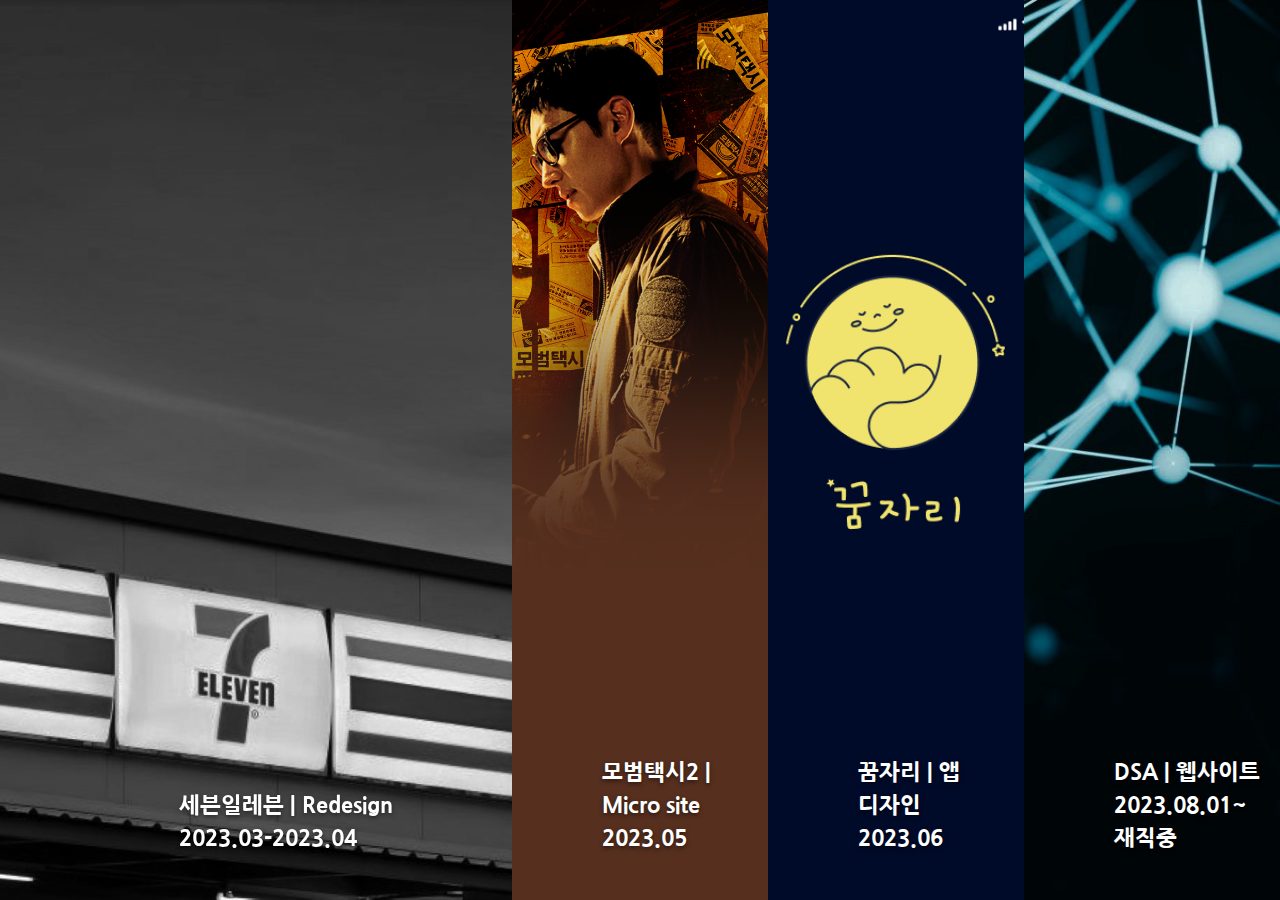
<file: index.html>
<!DOCTYPE html>
<html lang="ko">

<head>
  <meta charset="UTF-8" />
  <meta name="viewport" content="width=device-width, initial-scale=1.0" />
  <title>KIM KI YOUNG</title>
  <link rel="stylesheet" href="./css/reset.css" />
  <link rel="stylesheet" href="./css/slick.css" />
  <link rel="stylesheet" href="./css/aos.css" />
  <link rel="stylesheet" href="./css/style.css" />

  <script src="./js/jquery-3.3.1.min.js"></script>
  <script src="./js/slick.min.js"></script>
  <script src="./js/aos.js"></script>
  <script src="./js/script.js"></script>

  <!-- 파비콘 -->
  <link rel="shortcut icon" href="./img/favicon.ico" type="image/x-icon">
  <link rel="icon" href="./img/favicon.ico" type="image/x-icon">
</head>

<body>
    <section class="portfolio" id="portfolio">
        <div class="portfolio-list">
          <div class="portfolio-item item1" onclick="window.open('./seven/index.html')">
              <p>세븐일레븐 | Redesign<br>2023.03-2023.04</p>
          </div>
          <div class="portfolio-item item3" onclick="window.open('./micro/micro-taxi.html')">
            <p>모범택시2 | Micro site<br>2023.05</p>
          </div>
          <div class="portfolio-item item2" onclick="window.open('./app/app-design.html')">
              <p>꿈자리 | 앱 디자인 <br>2023.06</p>
          </div>
          <div class="portfolio-item item4" onclick="window.open('https://www.datasa.net/rainbow')">
              <p>DSA | 웹사이트<br>2023.08.01~재직중</p>
          </div>
        </div>
    </section>
  </main>
</body>
</html>
</file>
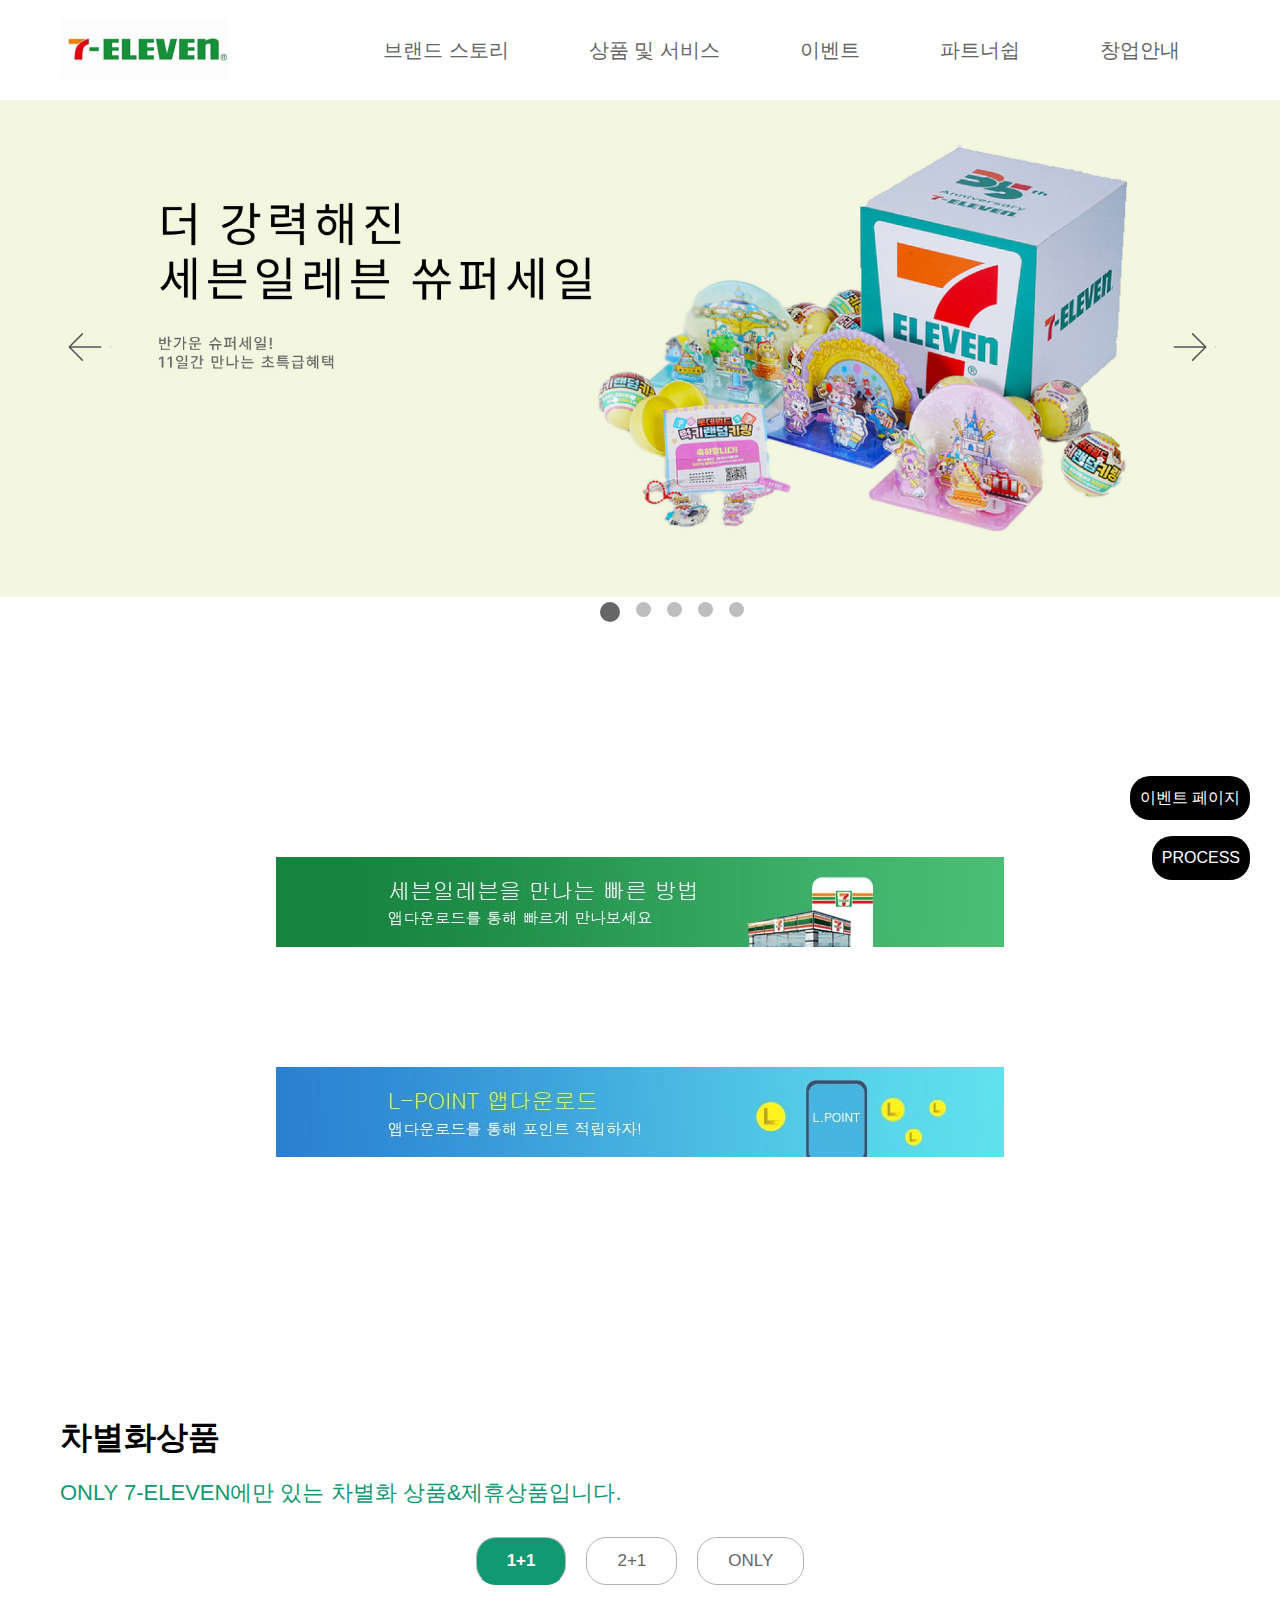
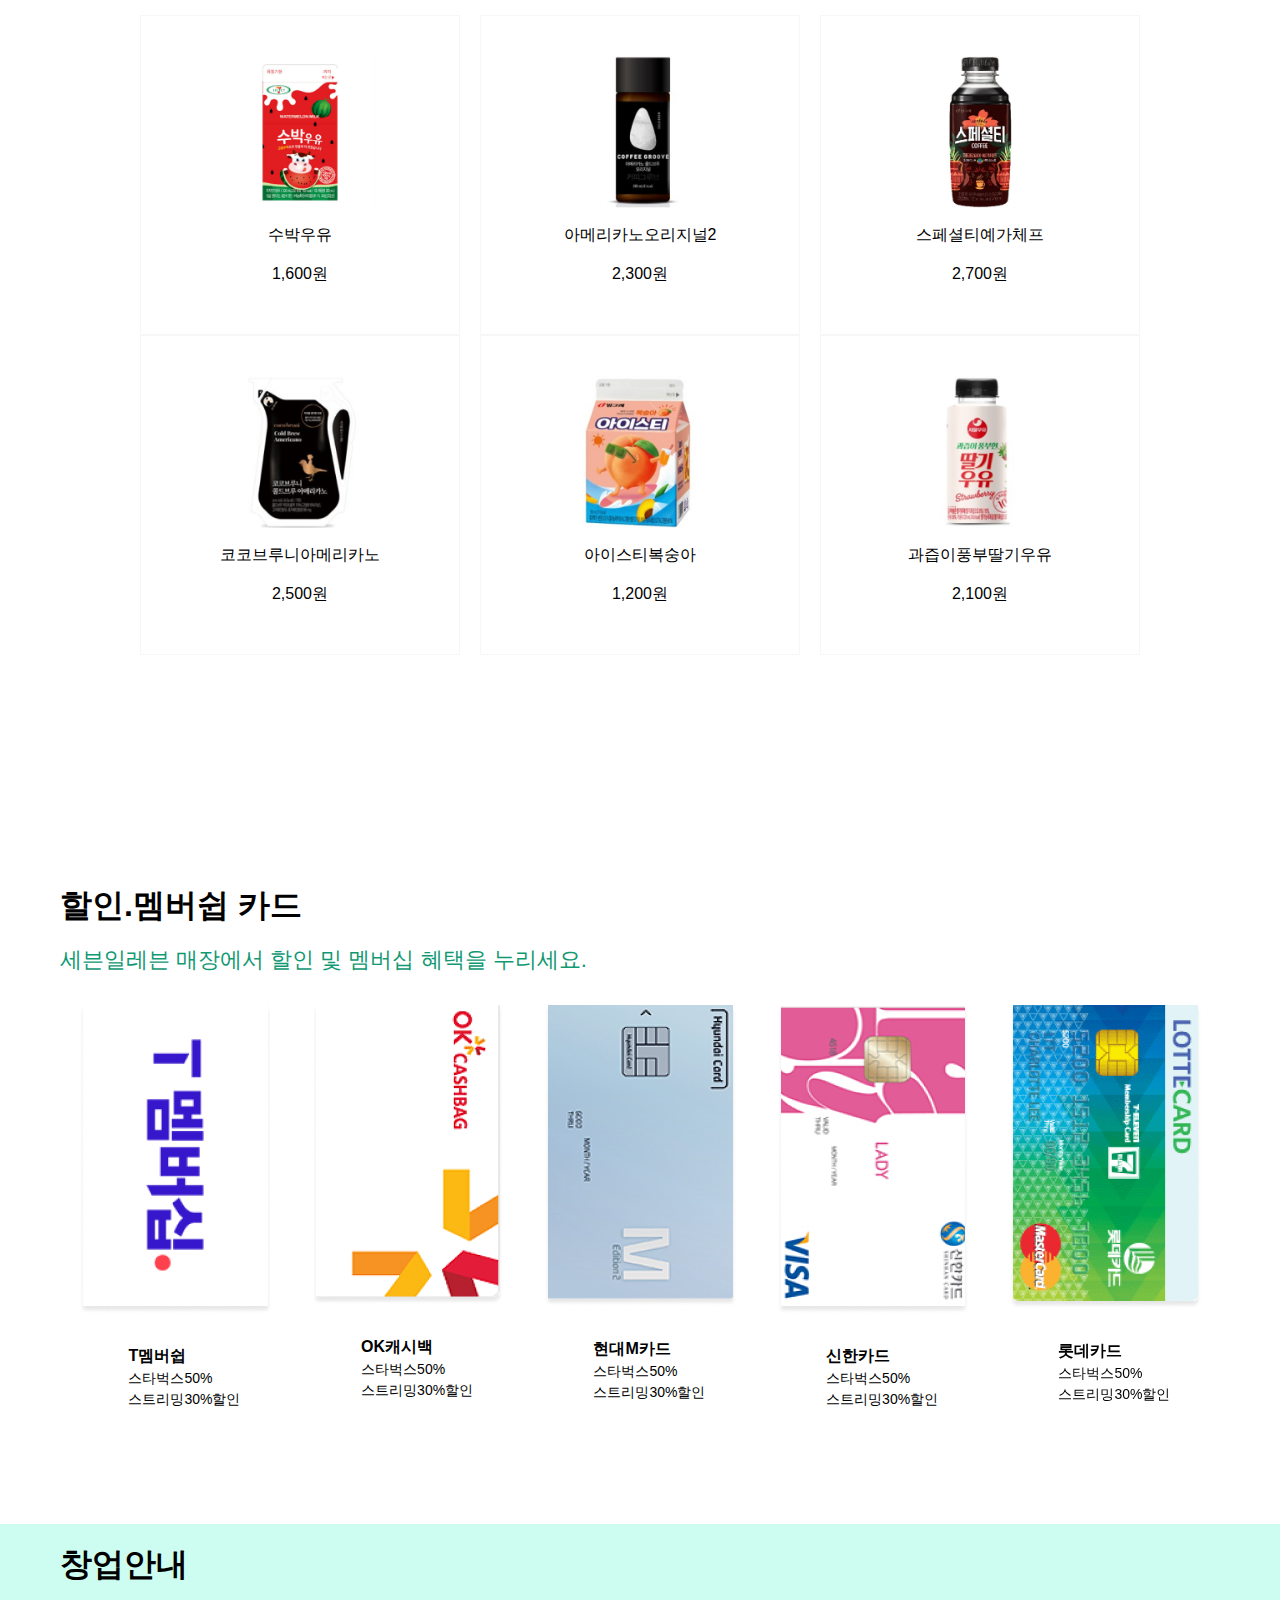
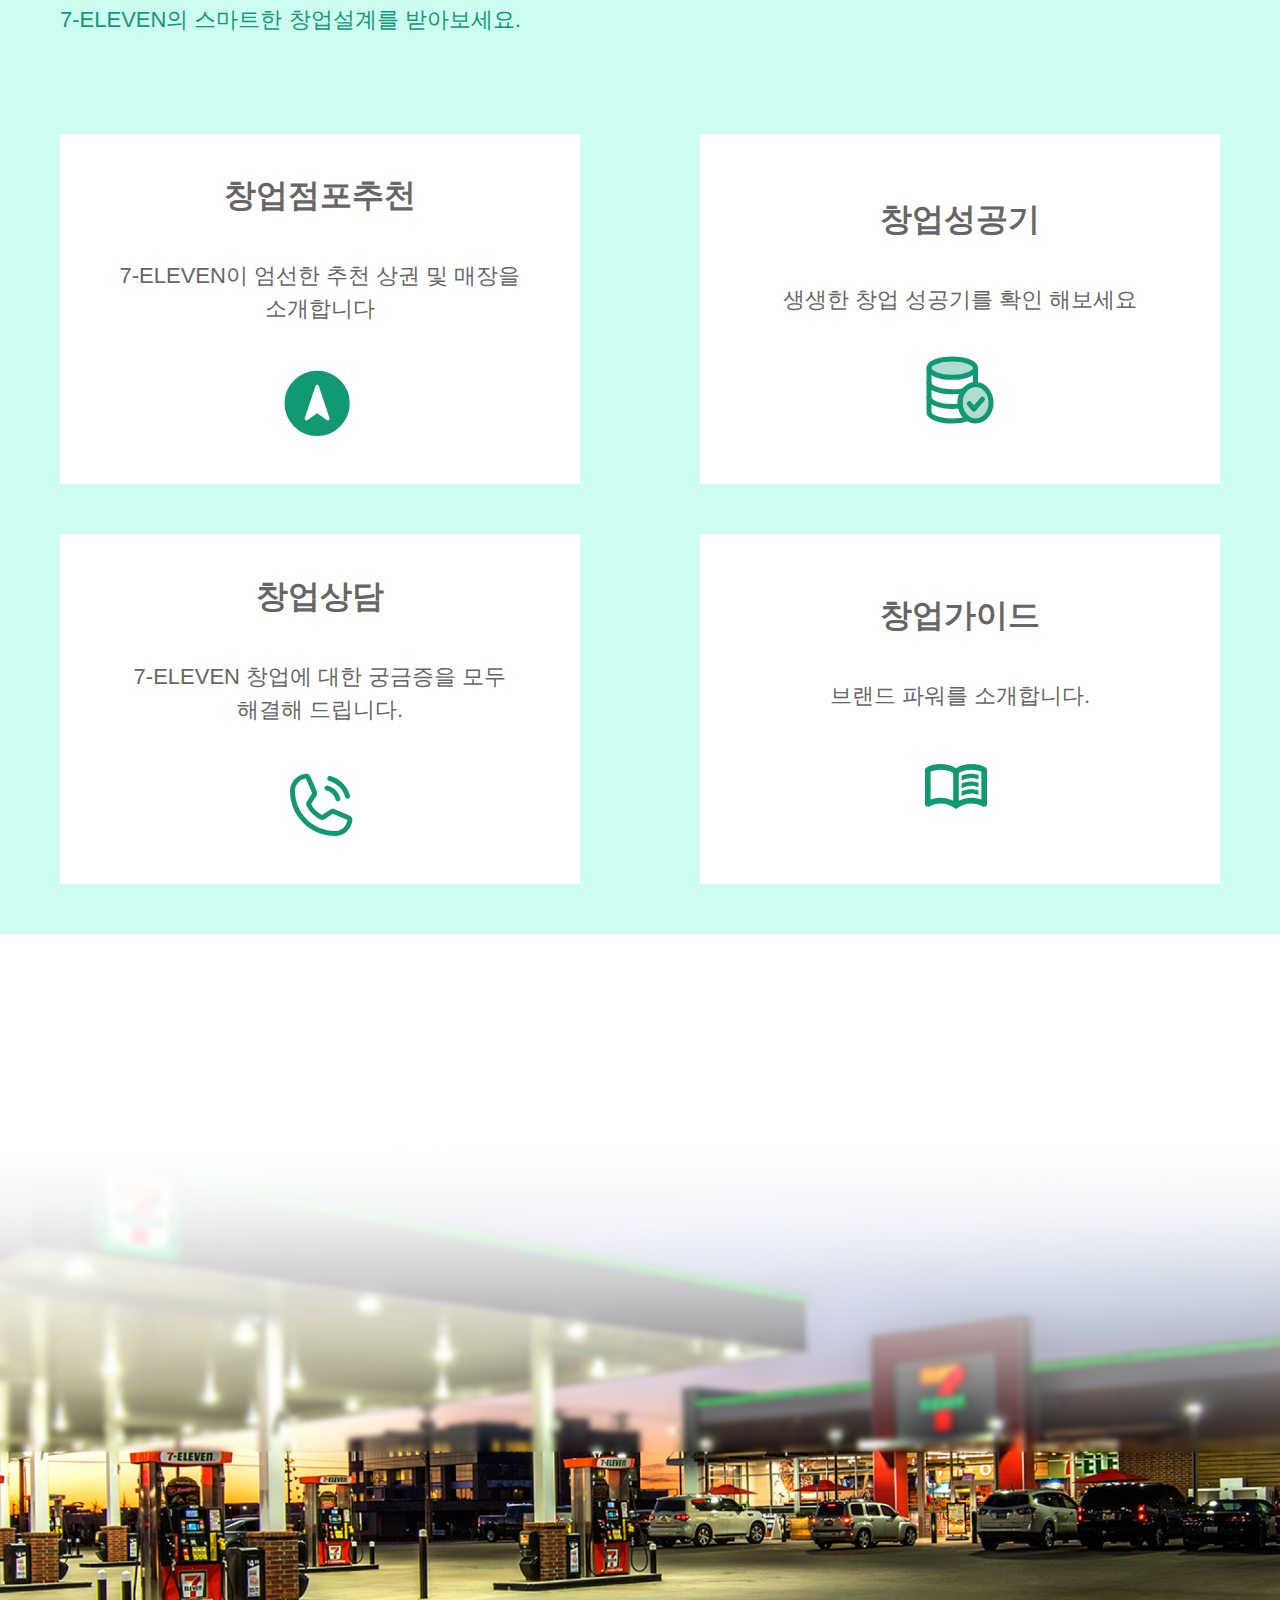
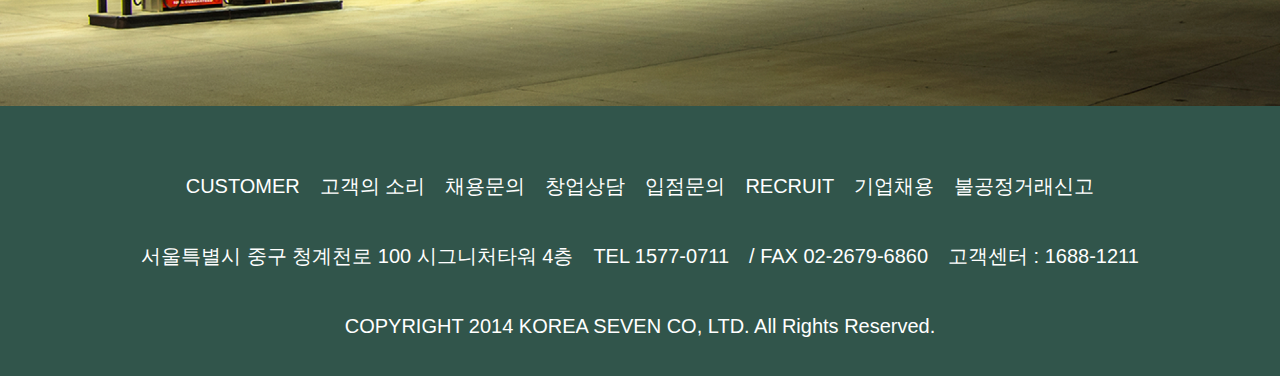
<file: seven/index.html>
<!DOCTYPE html>
<html lang="en">

<head>
  <meta charset="UTF-8" />
  <meta name="viewport" content="width=device-width, initial-scale=1.0" />
  <title>"세븐일레븐":리뉴얼 디자인</title>
  <link rel="stylesheet" href="./css/reset.css" />
  <link rel="stylesheet" href="./css/slick.css" />
  <link rel="stylesheet" href="./css/style.css" />

  <script src="./js/jquery-3.3.1.min.js"></script>
  <script src="./js/slick.min.js"></script>
  <script src="./js/script.js"></script>
</head>

<body>
  <header id="header">
    <div class="inner">
      <nav>
        <h1 class="logo">
          <a href="#"><img src="./img/logo.jpg" alt="seven-eleven" /></a>
        </h1>
        <button class="mobile-menu-btn">
          <span></span>
          <span></span>
          <span></span>
        </button>
        <ul class="gnb">
          <li>
            <a href="#">브랜드 스토리</a>
            <ul class="submenu">
              <li><a href="#">회사소개</a></li>
              <li><a href="#">경영방침</a></li>
              <li><a href="#">채용안내</a></li>
              <li><a href="#">7-SOCIAL</a></li>
            </ul>
          </li>
          <li>
            <a href="#">상품 및 서비스</a>
            <ul class="submenu">
              <li><a href="#">할인행사상품</a></li>
              <li><a href="#">차별화상품</a></li>
              <li><a href="#">할인멤버쉽카드</a></li>
              <li><a href="#">서비스상품</a></li>
            </ul>
          </li>
          <li>
            <a href="#">이벤트</a>
            <ul class="submenu">
              <li><a href="#">진행중인이벤트</a></li>
              <li><a href="#">완료된이벤트</a></li>
              <li><a href="#">고객의소리</a></li>
            </ul>
          </li>
          <li>
            <a href="#">파트너쉽</a>
            <ul class="submenu">
              <li><a href="#">상품입점상담</a></li>
              <li><a href="#">동반성장</a></li>

            </ul>
          </li>
          <li>
            <a href="#">창업안내</a>
            <ul class="submenu">
              <li><a href="#">창업가이드</a></li>
              <li><a href="#">창업상담</a></li>
              <li><a href="#">창업점포추천</a></li>
              <li><a href="#">창업성공기</a></li>
            </ul>
          </li>
        </ul>
      </nav>
    </div>
  </header>


  <main class="container">
    <section class="visual">
      <div class="slide">
        <figure class="slide-img">
          <img src="./img/header-2.jpg" alt="2" />
        </figure>
        <figure class="slide-img">
          <img src="./img/header-3.jpg" alt="3" />
        </figure>
        <figure class="slide-img">
          <img src="./img/header-4.jpg" alt="4" />
        </figure>
        <figure class="slide-img">
          <img src="./img/header-5.jpg" alt="5" />
        </figure>
        <figure class="slide-img">
          <img src="./img/header-6.jpg" alt="5" />
        </figure>
      </div>
      <!-- 제어버튼 -->
      <button class="btn btn-prev">PREV</button>
      <button class="btn btn-next">NEXT</button>
    </section>

    <section class="download">
      <div>
        <figure><img src="./img/banner1.jpg" alt="download"></figure>
      </div>
      <div>
        <figure><img src="./img/banner2.jpg" alt="download"></figure>
      </div>
    </section>


    <section class="ONLY">
      <div class="inner">
        <div>
          <h1 class="sec-title">차별화상품</h1>
          <p class="sec-title-p">ONLY 7-ELEVEN에만 있는 차별화 상품&제휴상품입니다.</p>
        </div>
        <div class="tab">
          <ul class="tab-menu">
            <li data-tab="tab1"><a>1+1</a></li>
            <li data-tab="tab2"><a>2+1</a></li>
            <li data-tab="tab3"><a>ONLY</a></li>
          </ul>
          <div class="tab-contents">
            <!-- 1+1 -->
            <div class="tab-con-item" id="tab1">
              <dl>
                <dt><img src="./img/1+1-(1).jpg" alt="1"></dt>
                <dd>수박우유</dd>
                <dd>1,600원</dd>
              </dl>
              <dl>
                <dt><img src="./img/1+1-(2).jpg" alt="2"></dt>
                <dd>아메리카노오리지널2</dd>
                <dd>2,300원</dd>
              </dl>
              <dl>
                <dt><img src="./img/1+1-(3).jpg" alt="3"></dt>
                <dd>스페셜티예가체프</dd>
                <dd>2,700원</dd>
              </dl>
              <dl>
                <dt><img src="./img/1+1-(4).jpg" alt="4"></dt>
                <dd>코코브루니아메리카노</dd>
                <dd>2,500원</dd>
              </dl>
              <dl>
                <dt><img src="./img/1+1-(5).jpg" alt="5"></dt>
                <dd>아이스티복숭아</dd>
                <dd>1,200원</dd>
              </dl>
              <dl>
                <dt><img src="./img/1+1-(6).jpg" alt="6"></dt>
                <dd>과즙이풍부딸기우유</dd>
                <dd>2,100원</dd>
              </dl>
            </div>
            <!-- 2+1 -->
            <div class="tab-con-item" id="tab2">
              <dl>
                <dt><img src="./img/2+1-(1).jpg" alt="1"></dt>
                <dd>베이컨까르보나라파스타</dd>
                <dd>4,100원</dd>
              </dl>
              <dl>
                <dt><img src="./img/2+1-(2).jpg" alt="2"></dt>
                <dd>모구모구젤리</dd>
                <dd>1,500원</dd>
              </dl>
              <dl>
                <dt><img src="./img/2+1-(3).jpg" alt="3"></dt>
                <dd>아카페라아메리카노</dd>
                <dd>2,000원</dd>
              </dl>
              <dl>
                <dt><img src="./img/2+1-(4).jpg" alt="4"></dt>
                <dd>목장딸기요구르트</dd>
                <dd>2,500원</dd>
              </dl>
              <dl>
                <dt><img src="./img/2+1-(5).jpg" alt="5"></dt>
                <dd>썬업과일야채퍼플컵</dd>
                <dd>2,300원</dd>
              </dl>
              <dl>
                <dt><img src="./img/2+1-(6).jpg" alt="6"></dt>
                <dd>덴마크-인포켓치즈</dd>
                <dd>1,500원</dd>
              </dl>
            </div>
            <!-- ONLY -->
            <div class="tab-con-item" id="tab3">
              <dl>
                <dt><img src="./img/ONLY-1.jpg" alt="1"></dt>
                <dd>주문하신아메리카노</dd>
                <dd>2,500원</dd>
              </dl>
              <dl>
                <dt><img src="./img/ONLY-2.jpg" alt="2"></dt>
                <dd>오구딸기타임</dd>
                <dd>1,100원</dd>
              </dl>
              <dl>
                <dt><img src="./img/ONLY-3.jpg" alt="3"></dt>
                <dd>담음오렌지주스</dd>
                <dd>1,800원</dd>
              </dl>
              <dl>
                <dt><img src="./img/ONLY-4.jpg" alt="4"></dt>
                <dd>마쉼카페라떼</dd>
                <dd>2,600원</dd>
              </dl>
              <dl>
                <dt><img src="./img/ONLY-5.jpg" alt="5"></dt>
                <dd>런던의오후밀크티</dd>
                <dd>2,500원</dd>
              </dl>
              <dl>
                <dt><img src="./img/ONLY-6.jpg" alt="6"></dt>
                <dd>테일러골든캐러멜</dd>
                <dd>3,300원</dd>
              </dl>
            </div>
          </div>
        </div>
      </div>
    </section>


    <section class="sale-card">
      <div class="inner">
        <h1 class="sec-title">할인.멤버쉽 카드</h1>
        <p class="sec-title-p">세븐일레븐 매장에서 할인 및 멤버십 혜택을 누리세요.</p>
      </div>
      <div class="card-slide">
        <div>
          <figure class="card-img">
            <img src="./img/card-1.jpg" alt="1" />
          </figure>
          <dl>
            <dt>T멤버쉽</dt>
            <dd>스타벅스50%<br>
              스트리밍30%할인</dd>
          </dl>
        </div>
        <div>
          <figure class="card-img">
            <img src="./img/card-2.jpg" alt="2" />
          </figure>
          <dl>
            <dt>OK캐시백</dt>
            <dd>스타벅스50%<br>
              스트리밍30%할인</dd>
          </dl>
        </div>
        <div>
          <figure class="card-img">
            <img src="./img/card-3.jpg" alt="3" />
          </figure>
          <dl>
            <dt>현대M카드</dt>
            <dd>스타벅스50%<br>
              스트리밍30%할인</dd>
          </dl>
        </div>
        <div>
          <figure class="card-img">
            <img src="./img/card-4.jpg" alt="4" />
          </figure>
          <dl>
            <dt>신한카드</dt>
            <dd>스타벅스50%<br>
              스트리밍30%할인</dd>
          </dl>
        </div>
        <div>
          <figure class="card-img">
            <img src="./img/card-5.jpg" alt="5" />
          </figure>
          <dl>
            <dt>롯데카드</dt>
            <dd>스타벅스50%<br>
              스트리밍30%할인</dd>
          </dl>
        </div>
      </div>
    </section>

    <section class="guid">
      <div class="inner">
        <div>
          <h1 class="sec-title">창업안내</h1>
          <p class="sec-title-p">7-ELEVEN의 스마트한 창업설계를 받아보세요.</p>
        </div>
        <div class="guid-sec">
          <dl class="guid-list">
            <dt>창업점포추천</dt>
            <dd>7-ELEVEN이 엄선한 추천 상권 및 매장을 소개합니다</dd>
            <dd><img src="./img/guide-1.svg" alt=""></dd>
          </dl>
          <dl class="guid-list">
            <dt>창업성공기</dt>
            <dd>생생한 창업 성공기를 확인 해보세요</dd>
            <dd><img src="./img/guide-2.svg" alt=""></dd>
          </dl>
          <dl class="guid-list">
            <dt>창업상담</dt>
            <dd>7-ELEVEN 창업에 대한 궁금증을 모두 해결해 드립니다.</dd>
            <dd><img src="./img/guide-3.svg" alt=""></dd>
          </dl>
          <dl class="guid-list">
            <dt>창업가이드</dt>
            <dd>브랜드 파워를 소개합니다.</dd>
            <dd><img src="./img/guide-4.svg" alt=""></dd>
          </dl>
        </div>
      </div>
    </section>

    <section class="seven-back">
      <figure><img src="./img/footer-background.jpg" alt=""></figure>
    </section>
  </main>
  <footer id="footer">
    <div class="inner">
      <div class="footer-wrap">
        <address>
          <div class="address-1">
            <p>CUSTOMER</p>
            <p>고객의 소리</p>
            <p>채용문의</p>
            <p>창업상담</p>
            <p>입점문의</p>
            <p>RECRUIT</p>
            <p>기업채용</p>
            <p>불공정거래신고</p>
          </div>
          <div class="address-2">
            <p>서울특별시 중구 청계천로 100 시그니처타워 4층</p>
            <p> TEL 1577-0711</p>
            <p>/ FAX 02-2679-6860</p>
            <p>고객센터 : 1688-1211 </p>
          </div>
          <div class="address-3">
            <p>COPYRIGHT 2014 KOREA SEVEN CO, LTD. All Rights Reserved.
            </p>
          </div>
        </address>
      </div>
    </div>
  </footer>
  <!-- event page -->
  <a href="./eventpage.html" target="_blank" class="eventpage">이벤트 페이지</a>
  <!-- 프로세스 -->
  <a href="./seven-process.html" target="_blank" class="portfolio-process">PROCESS</a>
</body>

</html>
</file>
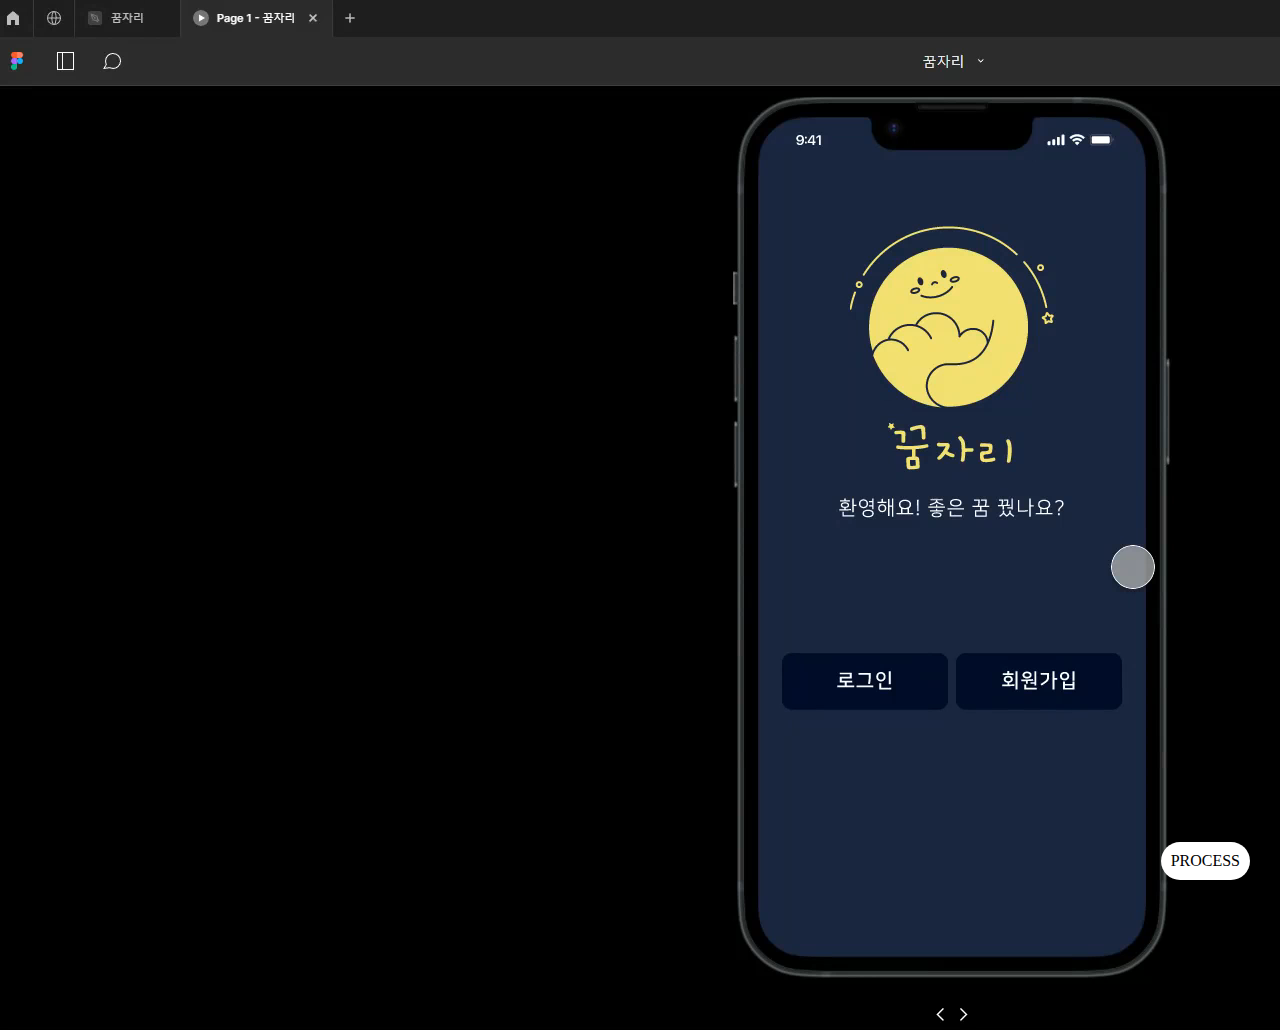
<file: app/app-design.html>
<!DOCTYPE html>
<html lang="en">

<head>
  <meta charset="UTF-8" />
  <meta name="viewport" content="width=device-width, initial-scale=1.0" />
  <title>App"꿈자리" design</title>
  <style>
    * {
      margin: 0;
      padding: 0;
      text-decoration: none;
    }

    body {
      overflow-x: hidden;

    }

    .video {
      aspect-ratio: 16/9;
      width: 100%;
      height: 100%;
    }

    .portfolio-process {
      position: fixed;
      background:#fff;
      color: black;
      border-radius: 20px 20px 20px 20px;
      text-align: center;
      padding: 10px;
      bottom: 20px;
      right: 30px;
    }
  </style>
</head>

<body>

  <video muted autoplay loop>
    <source src="e35676fa-c40a-4210-b0a4-dd00552b2c21.mp4" type="video/mp4">
    <strong>Your browser does not support the video tag.</strong>
  </video>
  <!-- 프로세스 -->
  <a href="./app-process.html" target="_blank" class="portfolio-process">PROCESS</a>
</body>

</html>
</file>
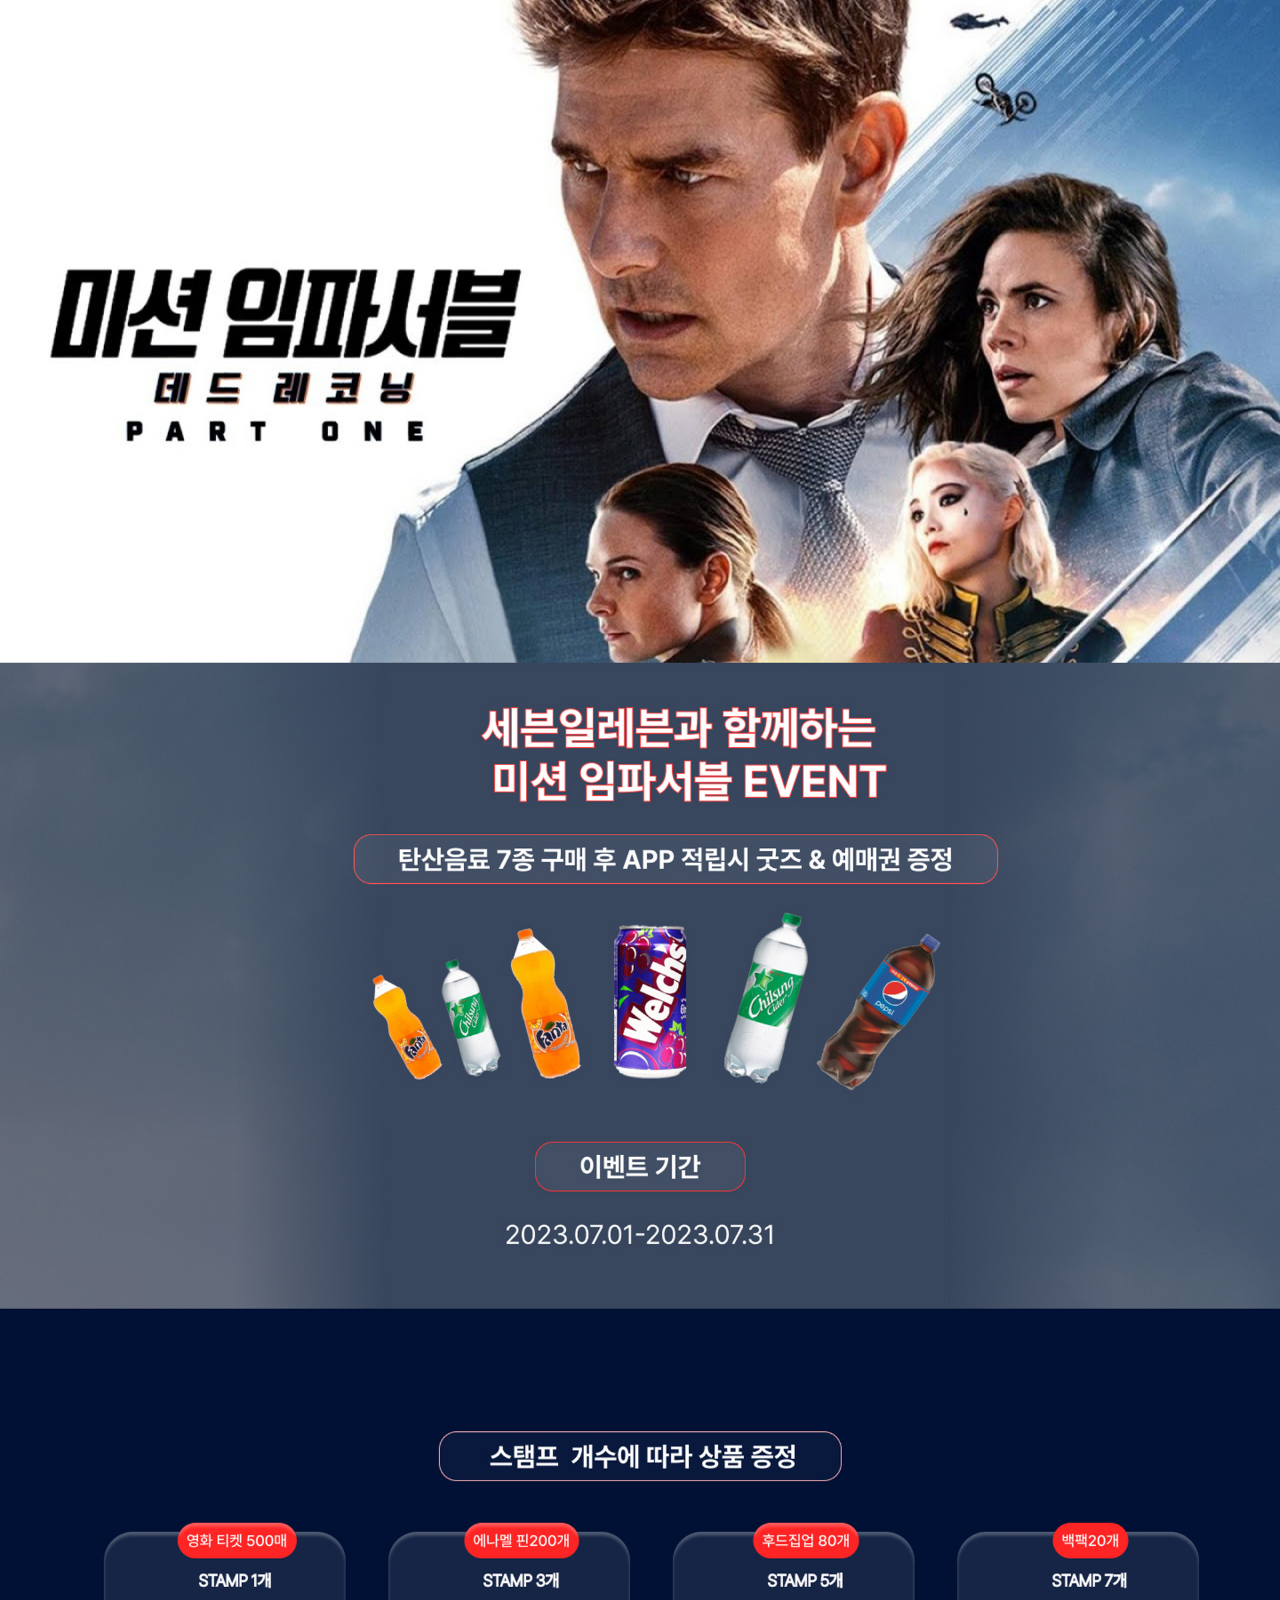
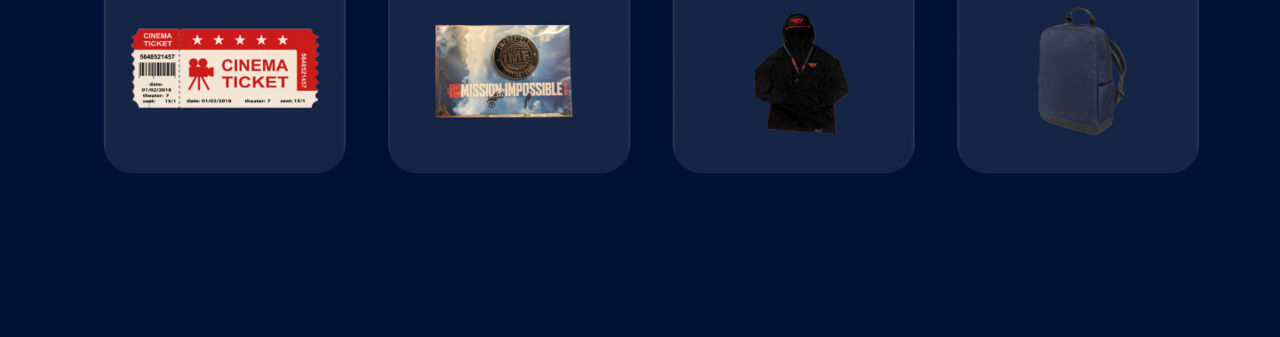
<file: seven/eventpage.html>
<!DOCTYPE html>
<html lang="en">

<head>
  <meta charset="UTF-8" />
  <meta name="viewport" content="width=device-width, initial-scale=1.0" />
  <title>"세븐일레븐"EventPage</title>
  <style>
    * {
      margin: 0;
      padding: 0;
    }

    body {
      overflow-x: hidden;
      justify-content: center;
    }
    
    main {
      display: flex;
      justify-content: center;
      align-items: center;
      min-height: 100vh;
    }
    
    figure {
      width: 100%;
      margin: 0;
      padding: 0;
    }
    
    figure img {
      width: 100%;
      height: auto;
      display: block;
    }
  </style>
</head>

<body>
  <main>
    <figure>
      <img src="./img/eventpage.jpg" alt="eventpage" />
    </figure>
  </main>
</body>

</html>
</file>
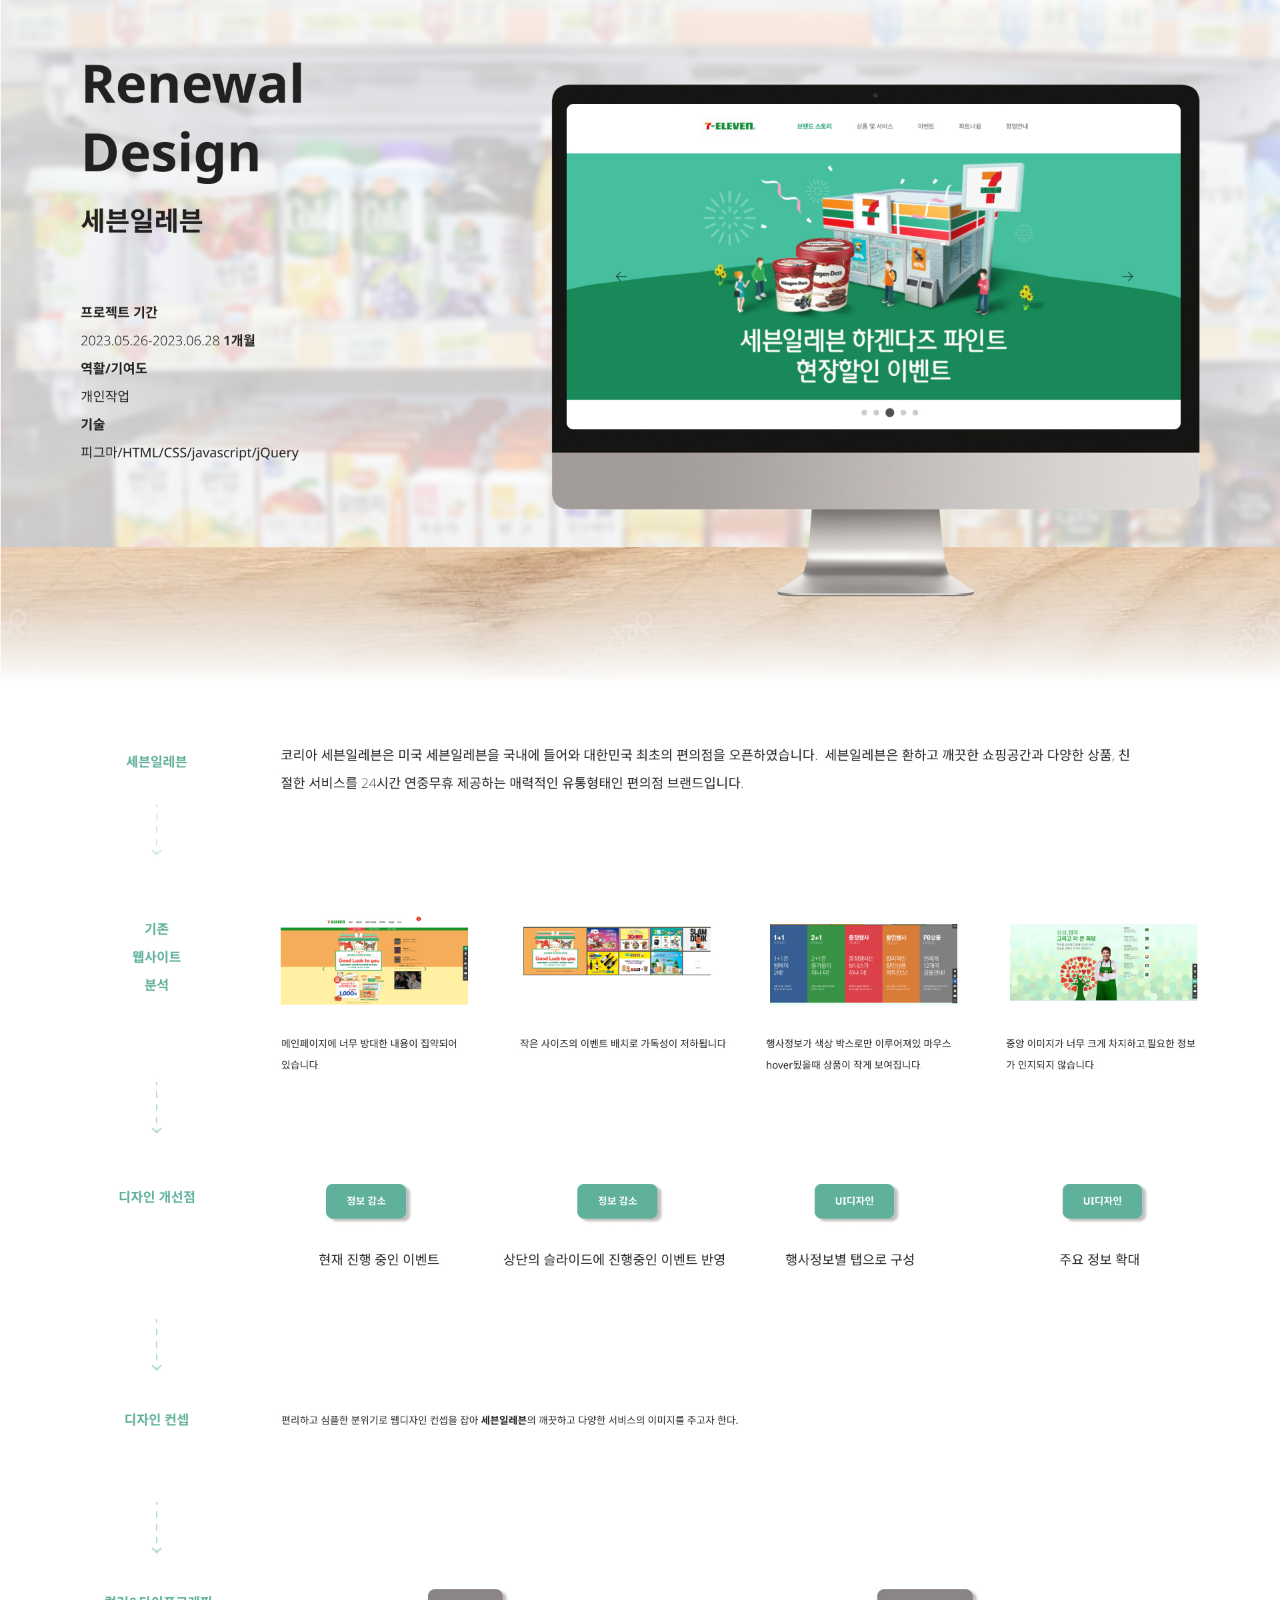
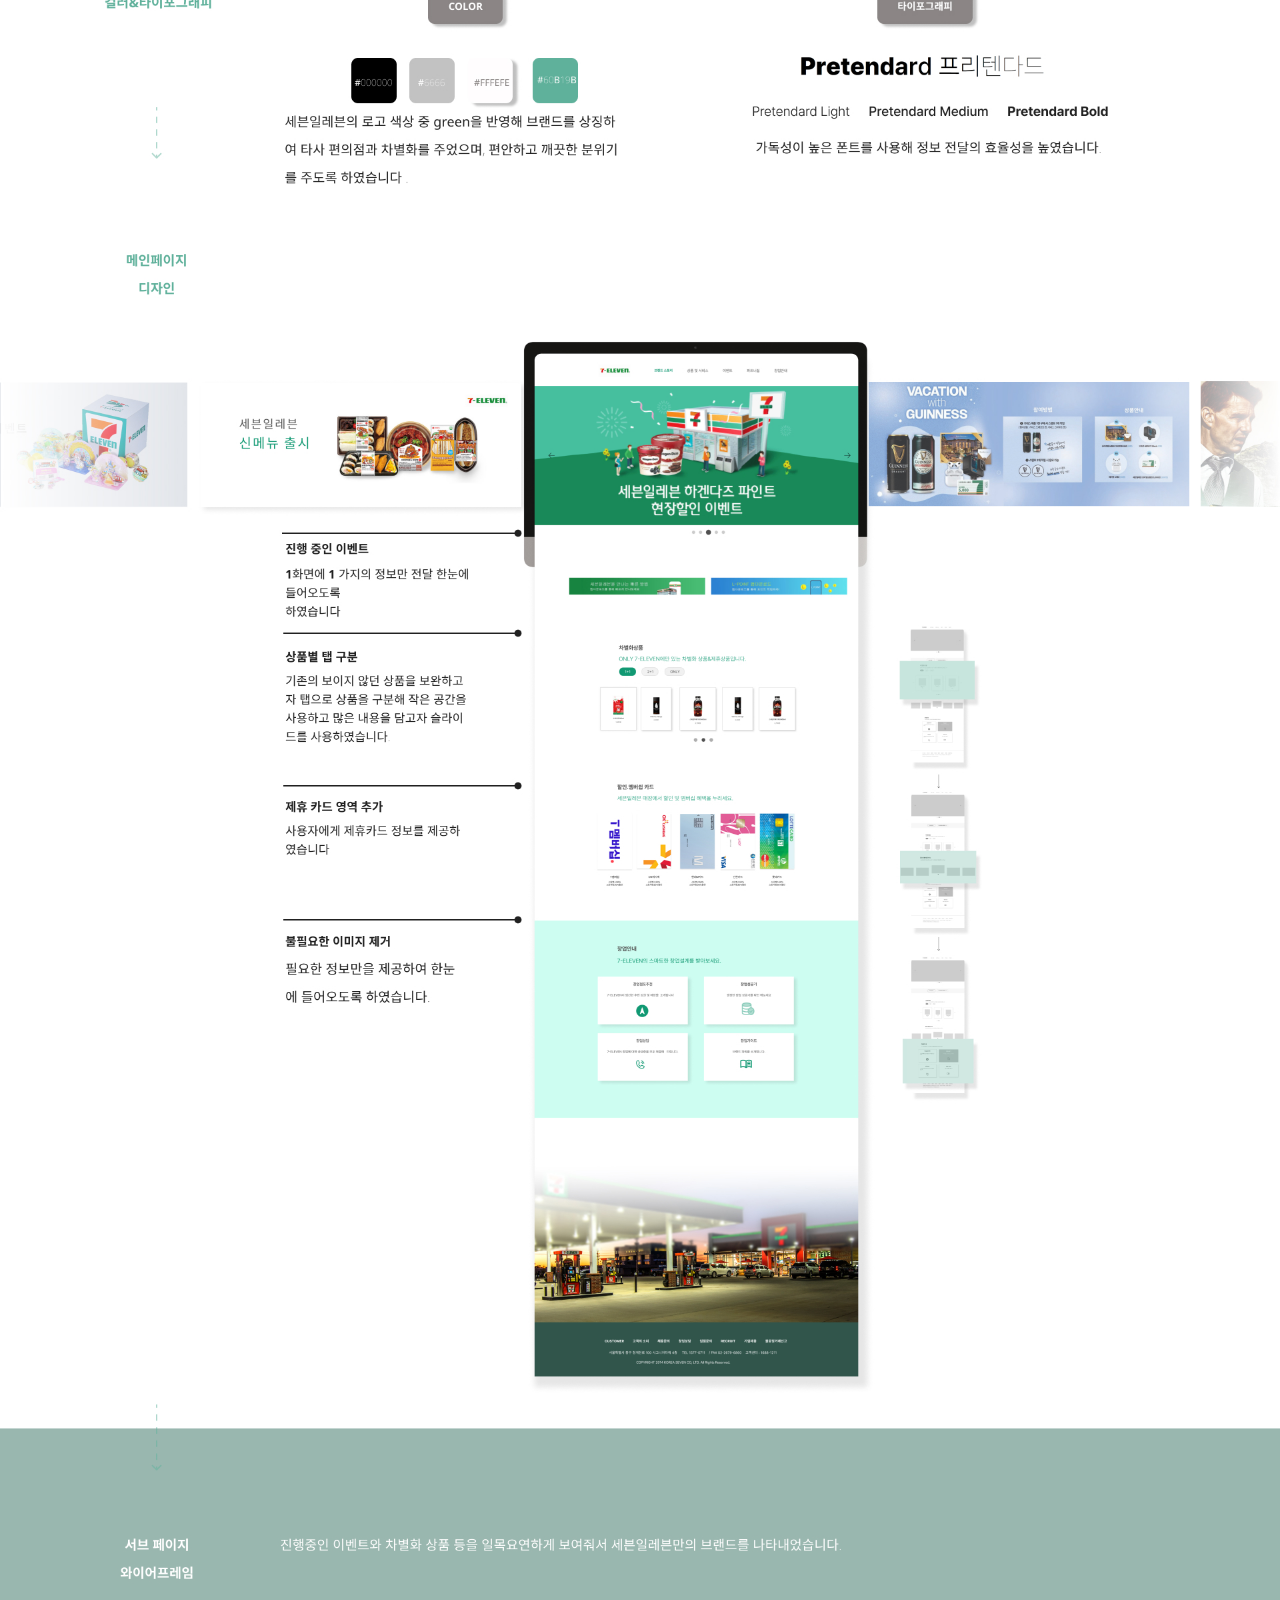
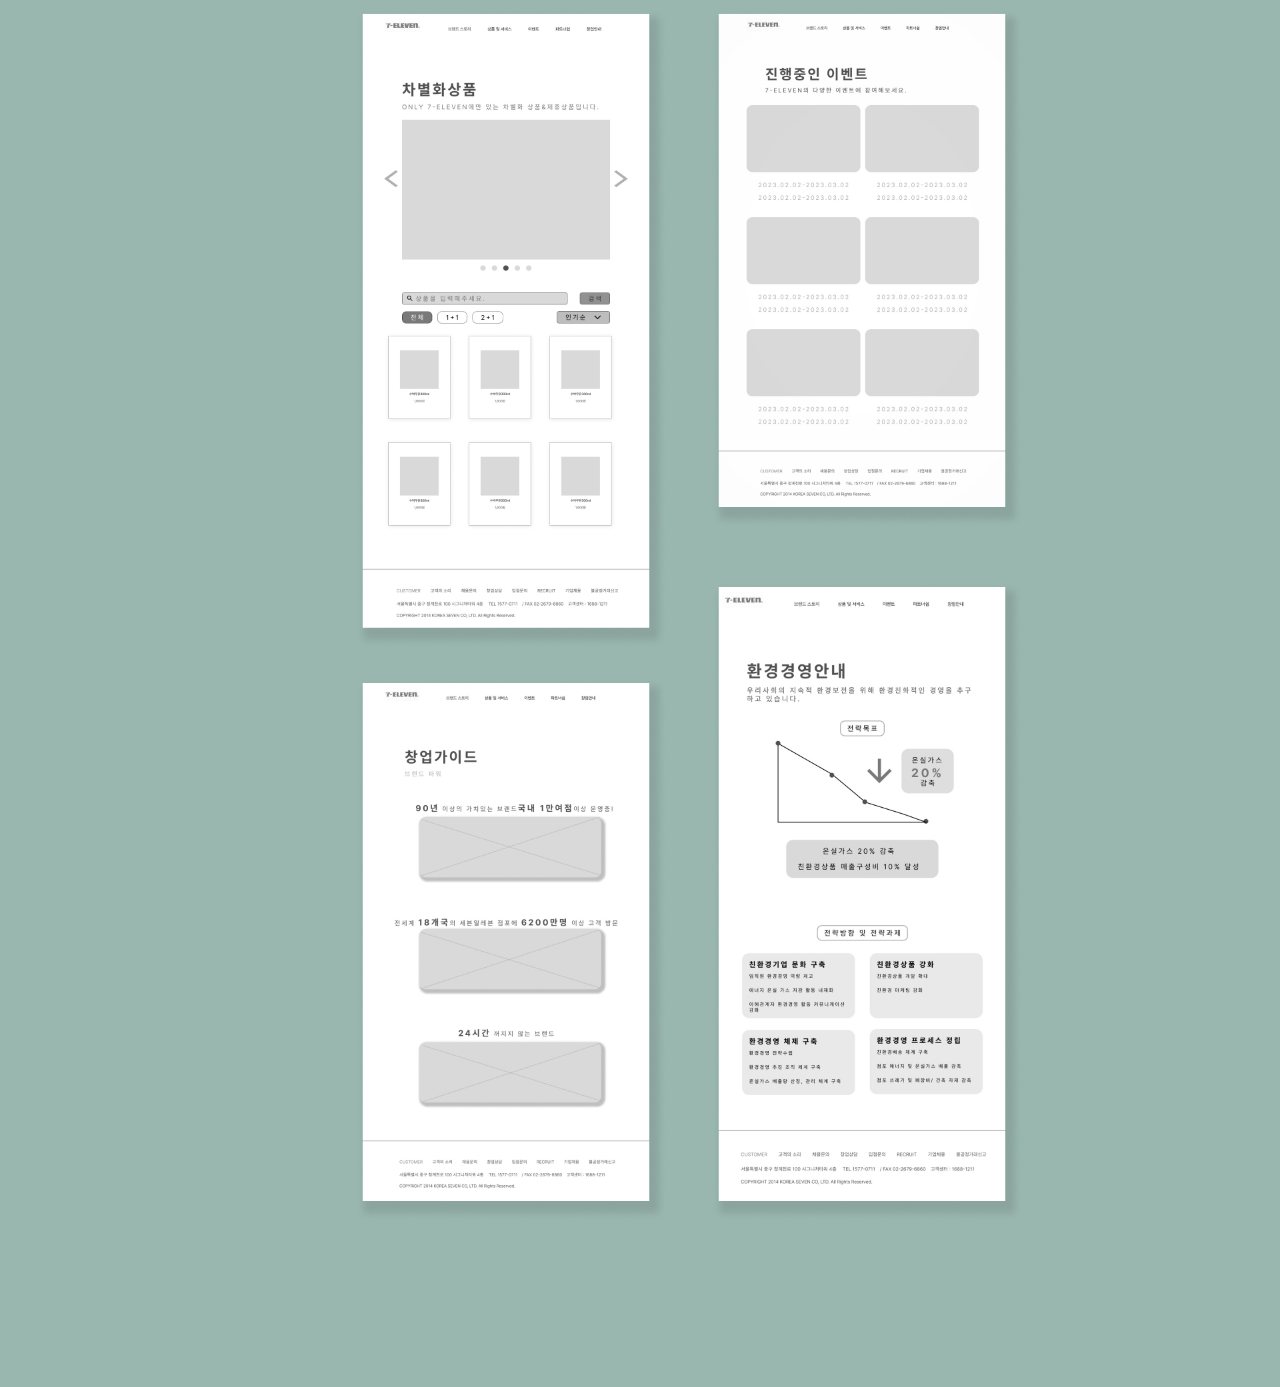
<file: seven/seven-process.html>
<!DOCTYPE html>
<html lang="en">

<head>
  <meta charset="UTF-8" />
  <meta name="viewport" content="width=device-width, initial-scale=1.0" />
  <title>"세븐일레븐"리뉴얼 디자인 process</title>
  <style>
    * {
      margin: 0;
      padding: 0;
    }

    body {
      overflow-x: hidden;
    }
    
    main {
      display: flex;
      justify-content: center;
      align-items: center;
      min-height: 100vh;
    }
    
    figure {
      width: 100%;
      margin: 0;
      padding: 0;
    }
    
    figure img {
      width: 100%;
      height: auto;
      display: block;
    }
  </style>
</head>

<body>
  <main>
    <figure>
      <img src="./img/seven-process.jpg" alt="seven-process" />
    </figure>
  </main>
</body>

</html>
</file>
<file: css/style.css>
@charset 'utf-8';
@import url("https://fonts.googleapis.com/css2?family=Nanum+Gothic:wght@400;700;800&family=Roboto:wght@400;700;900&display=swap");

html {
  scroll-behavior: smooth;
  font-size: 16px; /* 기준 폰트 사이즈 설정 */
}

body {
  word-break: keep-all;
  font: 1rem /1.5 "Kaushan Script", "Nanum Gothic", sans-serif;
  overflow-x: hidden;
}

a {
  text-decoration: none;
  color: inherit;
}

/* 메인 */
.portfolio-list {
  /* 높이 */
  height: 100vh; /* 화면 높이에 꽉 차게 */
  display: flex;
}

.portfolio-list .portfolio-item {
  position: relative;
  /* 정지 너비 */
  width: 31.25rem; /* 500px → 31.25rem */
  height: 100%; /* 부모 높이에 꽉 차게 */
  overflow: hidden;
  background-size: cover;
  background-position: center;
  display: block; 
  transition: width 0.8s ease, filter 0.8s ease; /* 더 천천히 부드러운 전환 효과 */
}

.portfolio-list .portfolio-item:hover {
  /* 펼쳐졌을때 너비 */
  width: 62.5rem; /* 1000px → 62.5rem */
  -webkit-filter: grayscale(100%);
  filter: grayscale(100%);
}

.item1 {
  background: url("../img/seven-li-sum-2.jpg") no-repeat center center;
  background-size: cover;
}

.item1:hover {
  background: url("../img/seven-li-sum-hover.jpg") no-repeat center center;
  background-size: cover;
}

.item2 {
  background: url("../img/app-li-sim-1.jpg") no-repeat center center;
  background-size: cover;
}

.item2:hover {
  background: url("../img/app-li-sim-1-hover.jpg") no-repeat center center;
  background-size: cover;
}

.item3 {
  background: url("../img/taxi-li-sum-1.png") no-repeat center center;
  background-size: cover;
}

.item3:hover {
  background: url("../img/taxi-li-sum-hover.jpg") no-repeat center center;
  background-size: cover;
}

.item4 {
  background: url("../img/DSA.jpg") no-repeat center center;
  background-size: cover;
}

.item4:hover {
  background: url("../img/DSA.jpg") no-repeat center center;
  background-size: cover;
}

/* 포폴별 제목 */
.portfolio-list .portfolio-item p {
  position: absolute;
  bottom: 5%;
  left: 35%;
  font-weight: 800;
  font-size: 1.375rem; /* 22px → 1.375rem */
  color: #fff;
  text-shadow: 0 0.125rem 0.25rem rgba(0, 0, 0, 0.5); /* 가독성 향상 */
}

/*반응형 */
/* tablet */
@media screen and (max-width: 62.5rem) { /* 1000px → 62.5rem */
  .portfolio-list {
    height: 100vh; /* 화면 높이에 꽉 차게 */
  }
  
  .portfolio-list .portfolio-item {
    width: 25rem; /* 400px → 25rem */
  }
  
  .portfolio-list .portfolio-item:hover {
    width: 50rem; /* 800px → 50rem */
  }
  
  /* 태블릿에서 제목 중앙 정렬 */
  .portfolio-list .portfolio-item p {
    left: 50%;
    transform: translateX(-50%);
    text-align: center;
    width: 80%;
    max-width: 20rem;
  }
}

/*mobile*/
@media screen and (max-width: 31.25rem) { /* 500px → 31.25rem */
  .portfolio-list {
    flex-direction: column;
    height: 100vh; /* 뷰포트 높이 사용 */
  }
  
  .portfolio-list .portfolio-item {
    width: 100%;
    height: 25vh; /* 뷰포트 높이의 25% */
  }
  
  .portfolio-list .portfolio-item:hover {
    width: 100%; /* 모바일에서는 전체 너비 유지 */
  }
  
  /* 포폴별 제목 */
  .portfolio-list .portfolio-item p {
    position: absolute;
    bottom: 10%;
    left: 50%;
    transform: translateX(-50%);
    text-align: center;
    font-size: 1.25rem; /* 20px → 1.25rem */
    width: 90%;
    max-width: 15rem;
  }
}
</file>
<file: seven/css/style.css>
@charset 'utf-8';
@import url("https://fonts.googleapis.com/css2?family=Nanum+Gothic:wght@400;700;800&family=Noto+Sans+KR:wght@100;900&display=swap");

body {
  /* 어절단위 */
  word-break: keep-all;
  font: 1rem /1.5 "Nanum+Gothic", sans-serif;
}

a {
  /* 링크 초기화 */
  text-decoration: none;
  /* 색상 상속 */
  color: inherit;
}

.inner {
  width: 1060px;
  margin: 0 auto;
  padding: 0 20px;
}

/* 제목 */
.sec-title {
  /* 제목과 상단 여백 */
  margin-top: 180px;
  /* 여백 */
  padding: 20px 0;
  /* 폰트 */
  font-weight: 700;
  font-size: 30px;
  line-height: 1.3;
}

/* 부제목 */
.sec-title-p {
  font-size: 20px;
  font-weight: 500;
  line-height: 1.3;
  color: #119973;
}

.logo {
  z-index: 100;
}

header {
  position: fixed;
  top: 0;
  left: 0;
  width: 100%;
  background: #fff;
  color: #666;
  font-size: 20px;
  transition: 0.3s;
  z-index: 100;
}

header::before {
  content: '';
  position: absolute;
  /* lnb열리는 위치 */
  top: -400px;
  left: 0;
  width: 100%;
  height: 400px;
  background: #fff;
  transition: 0.3s;
}

header.active::before {
  top: 0;
  border-bottom: 3px solid #119973;
}

/* lnb열릴때 header숨겨짐 */
header.hide {
  top: -100px;
}

header nav {
  display: flex;
  justify-content: space-between;
  align-items: center;
  height: 100px;
}

.gnb {
  display: flex;
}

.gnb>li>a {
  display: block;
  padding: 0 40px;
}

.gnb>li {
  position: relative;
}

.gnb>li.on {
  color: #119973;
  font-weight: 800;
}

.submenu {
  position: absolute;
  top: 44px;
  left: 0;
  width: 100%;
  padding-top: 10px;
  /* jQuery 효과를 위한 설정 */
  display: none;
}

.submenu li a {
  display: block;
  padding: 10px;
  text-align: center;
  color: #666;
}

/* main */
.container {
  justify-content: center;
}

.visual {
  position: relative;
}

.slide {
  margin-top: 100px;
  height: 100%;
}

.slide .slide-img {
  width: 100%;
  display: flex;
  justify-content: center;
  align-items: center;
  overflow: hidden;
}

.slide .slide-img img {
  width: 100%;
  height: auto;
  object-fit: cover;
  object-position: center;
}

/* 슬라이드 버튼 */
.visual .btn {
  display: block;
  text-indent: -999px;
  overflow: hidden;
  position: absolute;
  top: 50%;
  transform: translateY(-50%);
  width: 47px;
  height: 47px;
}

.visual .btn.btn-prev {
  left: 5%;
  background: url(../img/slide-btn-prev.svg);
}

.visual .btn.btn-next {
  right: 5%;
  background: url(../img/slide-btn-next.svg);
}

/* 인디케이터 */
.paging {
  position: absolute;
  transform: translateX(-50%);
  display: flex;
  gap: 20%;
  left: 50%;
  bottom: -5%;
}

.paging span {
  align-items: center;
  display: block;
  width: 15px;
  height: 15px;
  border-radius: 50%;
  background: #bebebe;
  text-indent: -999px;
  overflow: hidden;
}

.paging .slick-active span {
  background: #666;
  width: 20px;
  height: 20px;
  border-radius: 50%;
}

.download {
  margin-top: 200px;
  justify-content: center;
  display: flex;
  align-items: center;
  flex-wrap: wrap;
}

.download div {
  display: flex;
  /* 배경 */
  background: #fff;
  /* 여백 */
  padding: 30px;
  margin: 30px;
}

.tab {
  margin: 30px auto;
}

.tab-menu {
  display: flex;
  justify-content: center;
  align-items: center;
  flex-wrap: wrap;
}

.tab-menu li {
  /* 여백 */
  padding: 10px 30px;
  margin: 0 10px;
  /* 모서리 */
  border: 1px solid #b3b3b3;
  border-radius: 20px 20px 20px 20px;
  /* 폰트 */
  font-weight: 500;
  font-size: 17px;
  color: #666;
  background: #fff;
}

/* 활성화된 탭 표시 */
.tab-menu li.on {
  background: #119973;
  font-weight: 800;
  color: #fff;
  border-bottom: 1px solid transparent;
}

.tab-contents {
  padding: 30px;
}

/* 슬라이드 */
.tab-con-item {
  /* 가로배치 */
  display: flex;
  flex-wrap: wrap;
  justify-content: center;
}

.tab-con-item dl {
  width: 294px;
  height: 300px;
  background: #fff;
  text-align: center;
  margin: 0 10px;
  border: 1px solid rgba(175, 175, 175, 0.1);
}

/* 이미지 */
.tab-con-item dt {
  display: flex;
  align-items: center;
  justify-content: center;
  height: 152px;
  margin: 40px 0 15px 0;
}

.tab-con-item dt img {
  display: block;
  margin: 0 auto;
  height: 100%;
  object-fit: cover;
}

.tab-con-item dd {
  margin: 15px 0;
}

/*card*/
.card-slide {
  display: flex;
  justify-content: center;
  flex-wrap: wrap;
}

.card-img {
  position: relative;
  margin: 30px 20px;
}

.card-img:hover {
  transform: translateY(-20px);
  /* 위로 올라갈 값으로 조정 */
  transition: 0.4s;
}

.card-slide div {
  position: relative;
}

.card-slide div dl {
  position: absolute;
  left: 30%;
  z-index: 10;
}

.card-slide div dl dt {
  font-weight: 700;
  font-size: 16px;
}

.card-slide div dl dd {
  font-weight: 400;
  font-size: 14px;
}

.guid {
  background: #CDFDF0;
}

.guid-sec {
  padding: 50px 0;
  /* 여백 균등 */
  justify-content: space-between;
  /* 가로배치 */
  display: flex;
  /* 넘어가면 밑으로 내리기 */
  flex-wrap: wrap;
}

.guid-list {
  display: inline-block;
  position: relative;
  /* 위부분 추가내역 */
  display: flex;
  flex-direction: column;
  align-items: center;
  justify-content: center;
  text-align: center;
  margin-top: 50px;
  background: #fff;
  /* 내부여백 */
  padding: 28px 50px;
  /* 크기 */
  height: 333px;
  width: 482px;
}

.guid-list dt {
  margin: 20px 0;
  font-weight: 800;
  font-size: 30px;
  color: #666;
}

.guid-list dd {
  margin: 20px 0;
  font-weight: 400;
  font-size: 20px;
  color: #666;
}

.seven-back {
  margin-top: 200px;
  width: 100%;
  overflow: hidden;
}

.seven-back figure {
  width: 100%;
  margin: 0;
  padding: 0;
}

.seven-back figure img {
  width: 100%;
  height: auto;
  display: block;
  object-fit: cover;
}

#footer {
  /* 색상 */
  color: #fff;
  /* 여백 */
  text-align: center;
  padding: 30px;
  line-height: 2;
  background: #31554B;
}

.footer-wrap {
  display: flex;
  flex-direction: column;
  align-items: center;
}

.footer-wrap address {
  display: flex;
  flex-direction: column;
  align-items: center;
  justify-content: space-between;
}

.address-1 {
  display: flex;
  /* width: 748px; */
  justify-content: space-between;
  margin-top: 30px;
  flex-wrap: wrap;
}

.address-2 {
  display: flex;
  /* width: 1215px; */
  justify-content: space-between;
  margin-top: 30px;
  flex-wrap: wrap;
}

.address-3 {
  display: flex;
  margin-top: 30px;
  flex-wrap: wrap;
}

#footer address p {
  font-size: 20px;
  font-weight: 500;
  padding: 0 10px;
}

#footer address p:hover {
  color: #119973;
  transition: 0.4s;
}

.eventpage,
.portfolio-process{
  position: fixed;
  background:black;
  color: #fff;
  border-radius: 20px 20px 20px 20px;
  text-align: center;
  padding: 10px;
}

.eventpage {
  bottom: 80px;
  right: 30px;
}

.portfolio-process {
  bottom: 20px;
  right: 30px;
}

/* ===== 반응형 미디어 쿼리 ===== */

/* 태블릿 (768px ~ 1024px) */
@media screen and (max-width: 1024px) {
  .inner {
    width: 100%;
    max-width: 900px;
    padding: 0 15px;
  }
  
  /* 태블릿에서도 햄버거 메뉴 사용 */
  .gnb {
    display: none;
  }
  
  .mobile-menu-btn {
    display: block;
    width: 30px;
    height: 30px;
    background: none;
    border: none;
    cursor: pointer;
    position: relative;
    z-index: 101;
  }
  
  .mobile-menu-btn span {
    display: block;
    width: 100%;
    height: 3px;
    background: #666;
    margin: 6px 0;
    transition: 0.3s;
  }
  
  .gnb > li > a {
    padding: 0 25px;
    font-size: 18px;
  }
  
  /* 태블릿 헤더 높이 조정 */
  header {
    position: relative;
  }
  
  header nav {
    height: 80px;
  }
  
  .logo img {
    width: 140px;
  }
  
  .sec-title {
    font-size: 28px;
    margin-top: 120px;
  }
  
  .sec-title-p {
    font-size: 18px;
  }
  
  .tab-con-item dl {
    width: 250px;
    height: 280px;
    margin: 0 8px;
  }
  
  .guid-list {
    width: 400px;
    height: 300px;
    padding: 20px 30px;
  }
  
  .guid-list dt {
    font-size: 26px;
  }
  
  .guid-list dd {
    font-size: 18px;
  }
  
  .download div {
    padding: 20px;
    margin: 20px;
  }
  
  .tab-menu li {
    padding: 8px 20px;
    font-size: 15px;
  }
  
  .visual .btn {
    width: 40px;
    height: 40px;
  }
  
  .visual .btn.btn-prev {
    left: 3%;
  }
  
  .visual .btn.btn-next {
    right: 3%;
  }
  
  /* 태블릿 슬라이드 이미지 수정 */
  .slide .slide-img {
    overflow: hidden;
  }
  
  .slide .slide-img img {
    width: 100%;
    height: auto;
    object-fit: cover;
    object-position: center;
  }
  
  /* 태블릿 card-slide 수정 */
  .card-slide div {
    display: flex;
    flex-direction: column;
    align-items: center;
    justify-content: center;
    margin: 20px 0;
    width: 100%;
    max-width: 350px;
    text-align: center;
  }
  
  .card-img {
    margin: 0;
    width: 100%;
    max-width: 350px;
    display: flex;
    justify-content: center;
  }
  
  .card-slide div dl {
    position: static;
    margin-top: 15px;
    text-align: center;
    width: 100%;
    display: flex;
    flex-direction: column;
    align-items: center;
  }
  
  /* 태블릿 모바일 메뉴 스타일 */
  .gnb.mobile-active {
    display: flex !important;
    position: absolute;
    top: 100%;
    left: 0;
    width: 100%;
    background: rgba(255, 255, 255, 0.98);
    flex-direction: column;
    justify-content: flex-start;
    align-items: center;
    padding: 20px 0;
    box-shadow: 0 4px 8px rgba(0, 0, 0, 0.1);
    border-top: 1px solid #eee;
    max-height: 80vh;
    overflow-y: auto;
  }
  
  .gnb.mobile-active > li {
    margin: 15px 0;
    width: 100%;
    text-align: center;
  }
  
  .gnb.mobile-active > li > a {
    padding: 15px;
    font-size: 18px;
    font-weight: 600;
    border-bottom: 1px solid #eee;
  }
  
  .gnb.mobile-active .submenu {
    position: static;
    display: block !important;
    width: 100%;
    padding: 0;
    background: #f8f8f8;
  }
  
  .gnb.mobile-active .submenu li a {
    padding: 12px;
    font-size: 16px;
    color: #666;
    border-bottom: 1px solid #e0e0e0;
  }
}

/* 모바일 (480px ~ 767px) */
@media screen and (max-width: 767px) {
  .inner {
    width: 100%;
    padding: 0 10px;
  }
  
  /* 헤더 모바일 메뉴 */
  header nav {
    height: 70px;
  }
  
  .logo img {
    width: 120px;
  }
  
  .gnb {
    display: none; /* 모바일에서는 숨김, 햄버거 메뉴로 대체 */
  }
  
  /* 햄버거 메뉴 버튼 추가 */
  .mobile-menu-btn {
    display: block;
    width: 30px;
    height: 30px;
    background: none;
    border: none;
    cursor: pointer;
    position: relative;
    z-index: 101;
  }
  
  .mobile-menu-btn span {
    display: block;
    width: 100%;
    height: 3px;
    background: #666;
    margin: 6px 0;
    transition: 0.3s;
  }
  
  /* 모바일 메뉴 활성화 스타일 */
  .gnb.mobile-active {
    display: flex !important;
    position: absolute;
    top: 100%;
    left: 0;
    width: 100%;
    background: rgba(255, 255, 255, 0.98);
    flex-direction: column;
    justify-content: flex-start;
    align-items: center;
    padding: 20px 0;
    box-shadow: 0 4px 8px rgba(0, 0, 0, 0.1);
    border-top: 1px solid #eee;
    max-height: 80vh;
    overflow-y: auto;
  }
  
  .gnb.mobile-active > li {
    margin: 15px 0;
    width: 100%;
    text-align: center;
  }
  
  .gnb.mobile-active > li > a {
    padding: 15px;
    font-size: 18px;
    font-weight: 600;
    border-bottom: 1px solid #eee;
  }
  
  .gnb.mobile-active .submenu {
    position: static;
    display: block !important;
    width: 100%;
    padding: 0;
    background: #f8f8f8;
  }
  
  .gnb.mobile-active .submenu li a {
    padding: 12px;
    font-size: 16px;
    color: #666;
    border-bottom: 1px solid #e0e0e0;
  }
  
  .sec-title {
    font-size: 24px;
    margin-top: 100px;
    padding: 15px 0;
  }
  
  .sec-title-p {
    font-size: 16px;
  }
  
  .slide {
    margin-top: 70px;
  }
  
  /* 모바일 슬라이드 이미지 수정 */
  .slide .slide-img {
    overflow: hidden;
  }
  
  .slide .slide-img img {
    width: 100%;
    height: auto;
    object-fit: cover;
    object-position: center;
  }
  
  .download {
    margin-top: 100px;
    flex-direction: column;
  }
  
  .download div {
    padding: 15px;
    margin: 15px;
    width: 100%;
    max-width: 400px;
  }
  
  .download div figure img {
    width: 100%;
    height: auto;
  }
  
  .tab-menu {
    flex-direction: column;
    gap: 10px;
  }
  
  .tab-menu li {
    padding: 10px 20px;
    font-size: 14px;
    margin: 0;
  }
  
  .tab-contents {
    padding: 15px;
  }
  
  .tab-con-item {
    flex-direction: column;
    align-items: center;
  }
  
  .tab-con-item dl {
    width: 100%;
    max-width: 300px;
    height: auto;
    margin: 10px 0;
  }
  
  .tab-con-item dt {
    height: 120px;
    margin: 20px 0 10px 0;
  }
  
  .card-slide {
    flex-direction: column;
    align-items: center;
  }
  
  .card-slide div {
    display: flex;
    flex-direction: column;
    align-items: center;
    margin: 15px 0;
    width: 100%;
    max-width: 300px;
  }
  
  .card-img {
    margin: 0;
    width: 100%;
    max-width: 300px;
  }
  
  .card-img img {
    width: 100%;
    height: auto;
  }
  
  .card-slide div dl {
    position: static;
    margin-top: 15px;
    text-align: center;
    width: 100%;
  }
  
  .guid-sec {
    padding: 30px 0;
    flex-direction: column;
    align-items: center;
  }
  
  .guid-list {
    width: 100%;
    max-width: 350px;
    height: auto;
    padding: 20px;
    margin-top: 30px;
  }
  
  .guid-list dt {
    font-size: 22px;
    margin: 15px 0;
  }
  
  .guid-list dd {
    font-size: 16px;
    margin: 15px 0;
  }
  
  .seven-back {
    margin-top: 100px;
    width: 100%;
  }
  
  .seven-back figure {
    width: 100%;
  }
  
  .seven-back figure img {
    width: 100%;
    height: auto;
  }
  
  .address-1,
  .address-2,
  .address-3 {
    flex-direction: column;
    align-items: center;
    gap: 10px;
  }
  
  #footer address p {
    font-size: 16px;
    padding: 5px;
  }
  
  .visual .btn {
    width: 35px;
    height: 35px;
  }
  
  .visual .btn.btn-prev {
    left: 2%;
  }
  
  .visual .btn.btn-next {
    right: 2%;
  }
  
  .eventpage,
  .portfolio-process {
    right: 15px;
    padding: 8px;
    font-size: 14px;
  }
  
  .eventpage {
    bottom: 70px;
  }
  
  .portfolio-process {
    bottom: 15px;
  }
}

/* 작은 모바일 (320px ~ 479px) */
@media screen and (max-width: 479px) {
  .inner {
    padding: 0 8px;
  }
  
  .sec-title {
    font-size: 20px;
    margin-top: 80px;
  }
  
  .sec-title-p {
    font-size: 14px;
  }
  
  .slide {
    margin-top: 60px;
  }
  
  /* 작은 모바일 슬라이드 이미지 수정 */
  .slide .slide-img {
    overflow: hidden;
  }
  
  .slide .slide-img img {
    width: 100%;
    height: auto;
    object-fit: cover;
    object-position: center;
  }
  
  .download {
    margin-top: 80px;
  }
  
  .download div {
    padding: 10px;
    margin: 10px;
  }
  
  .tab-menu li {
    padding: 8px 15px;
    font-size: 13px;
  }
  
  .tab-contents {
    padding: 10px;
  }
  
  .tab-con-item dl {
    max-width: 280px;
  }
  
  .tab-con-item dt {
    height: 100px;
  }
  
  /* 작은 모바일 card-slide 수정 */
  .card-slide div {
    display: flex;
    flex-direction: column;
    align-items: center;
    margin: 15px 0;
    width: 100%;
    max-width: 280px;
  }
  
  .card-img {
    margin: 0;
    width: 100%;
    max-width: 280px;
  }
  
  .card-slide div dl {
    position: static;
    margin-top: 15px;
    text-align: center;
    width: 100%;
  }
  
  .guid-list {
    max-width: 300px;
    padding: 15px;
  }
  
  .guid-list dt {
    font-size: 20px;
  }
  
  .guid-list dd {
    font-size: 14px;
  }
  
  .seven-back {
    margin-top: 80px;
    width: 100%;
  }
  
  .seven-back figure {
    width: 100%;
  }
  
  .seven-back figure img {
    width: 100%;
    height: auto;
  }
  
  #footer {
    padding: 20px;
  }
  
  #footer address p {
    font-size: 14px;
  }
  
  .visual .btn {
    width: 30px;
    height: 30px;
  }
  
  .eventpage,
  .portfolio-process {
    right: 10px;
    padding: 6px;
    font-size: 12px;
  }
  
  .eventpage {
    bottom: 60px;
  }
  
  .portfolio-process {
    bottom: 10px;
  }
}

/* 큰 화면 (1200px 이상) */
@media screen and (min-width: 1200px) {
  .inner {
    width: 1200px;
  }
  
  .sec-title {
    font-size: 32px;
  }
  
  .sec-title-p {
    font-size: 22px;
  }
  
  .tab-con-item dl {
    width: 320px;
    height: 320px;
  }
  
  .guid-list {
    width: 520px;
    height: 350px;
  }
  
  .guid-list dt {
    font-size: 32px;
  }
  
  .guid-list dd {
    font-size: 22px;
  }
}
</file>
